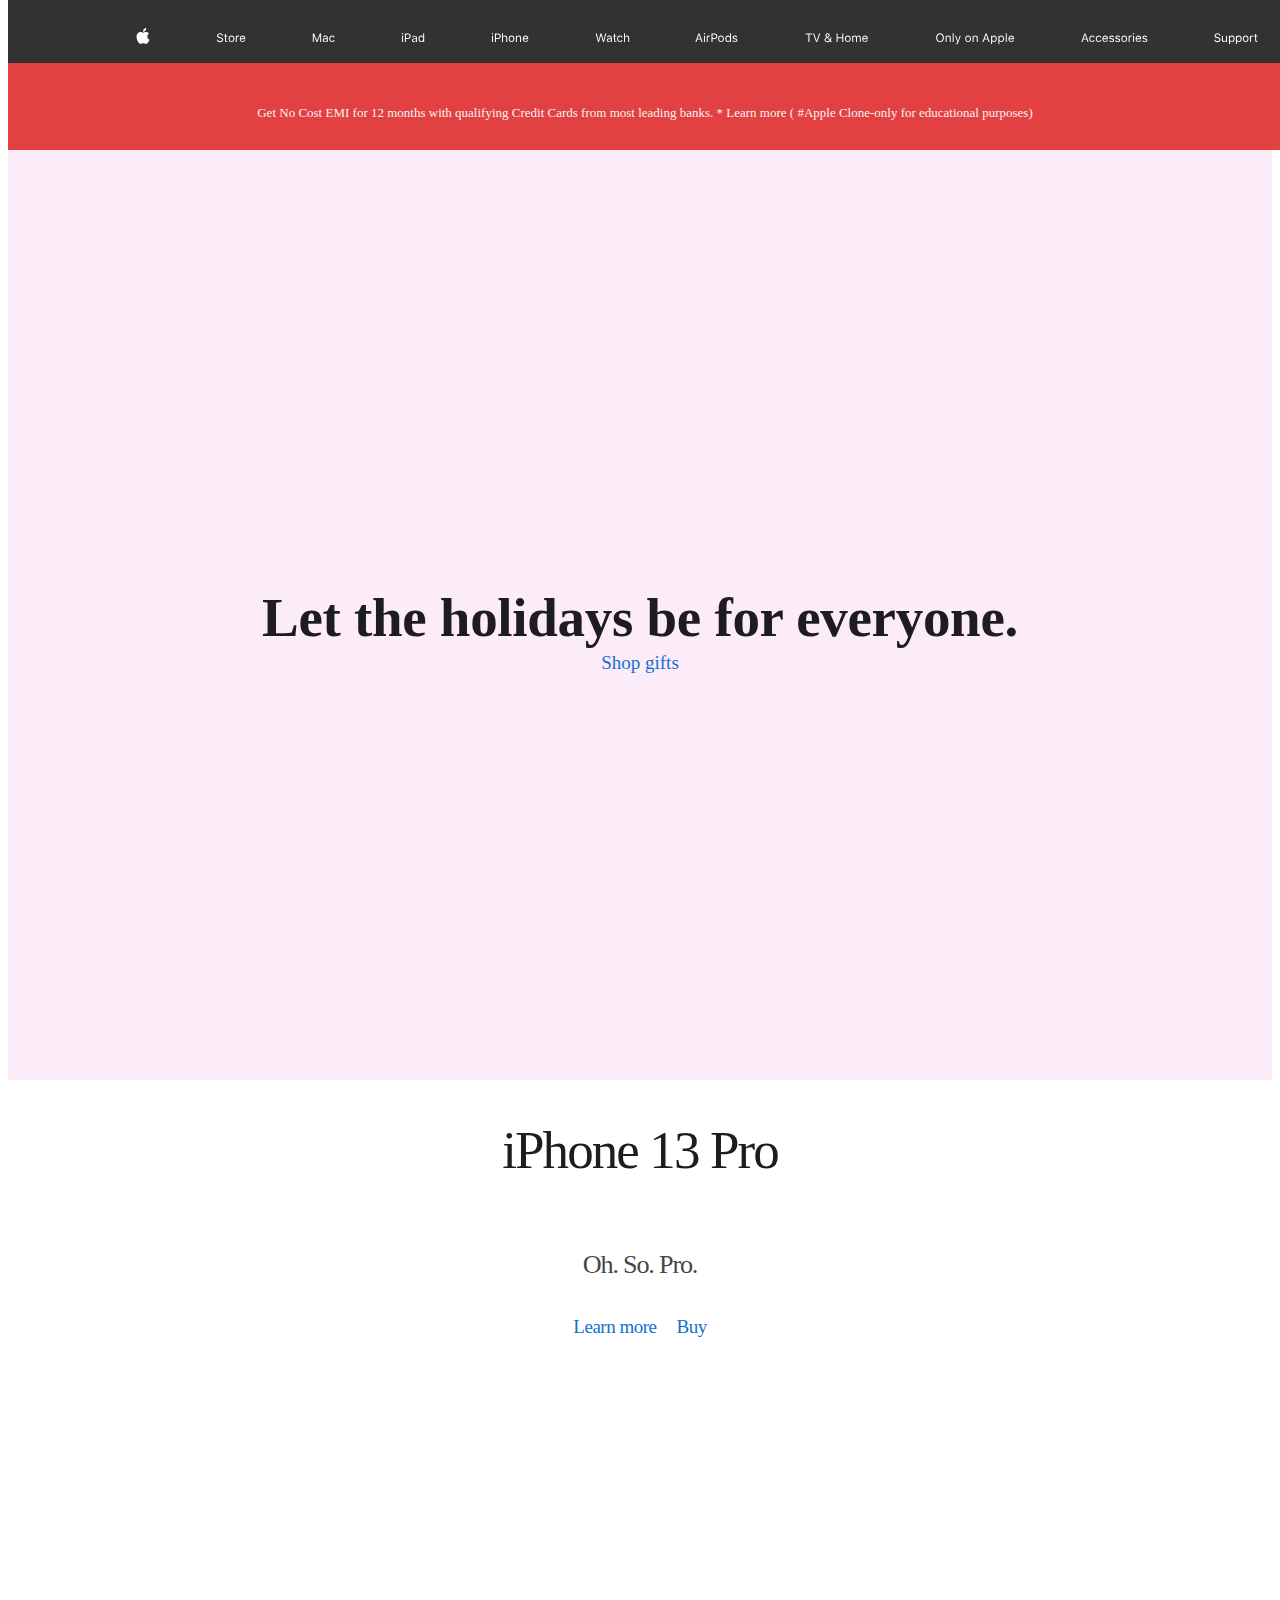
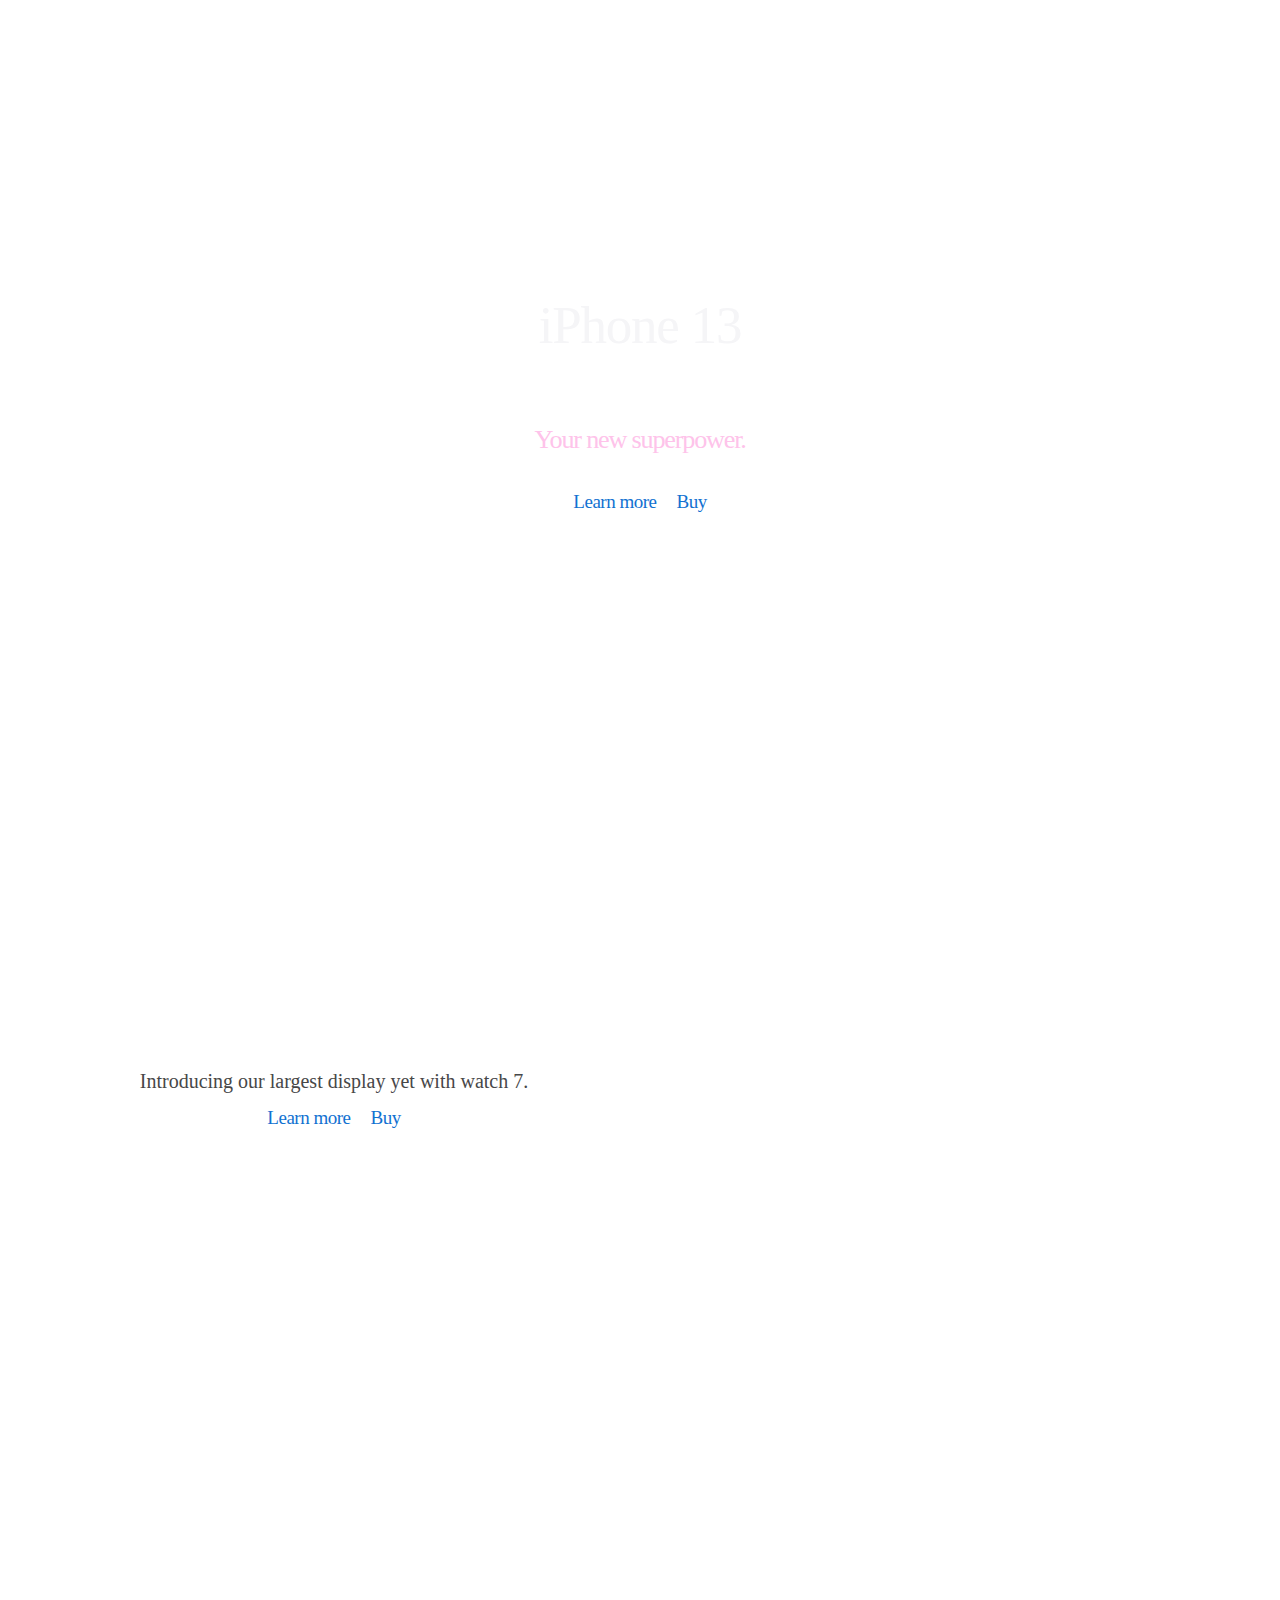
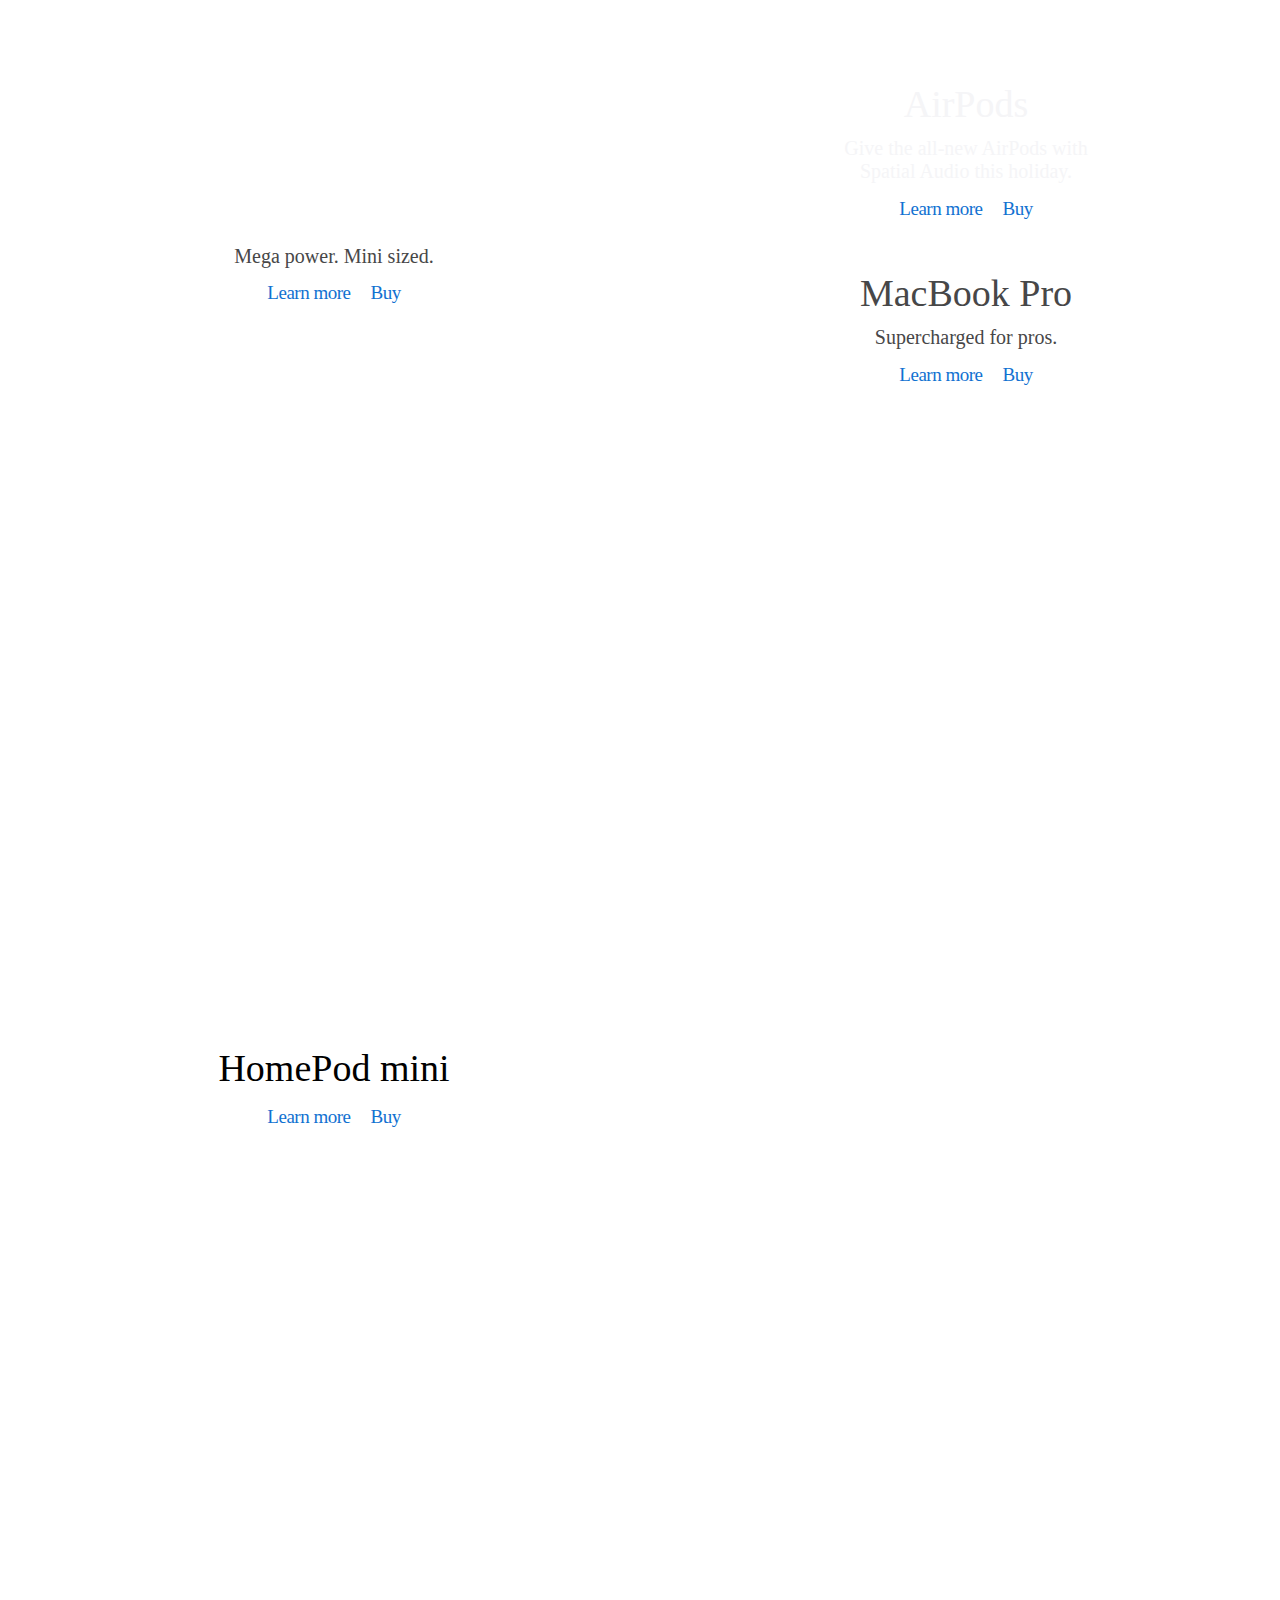
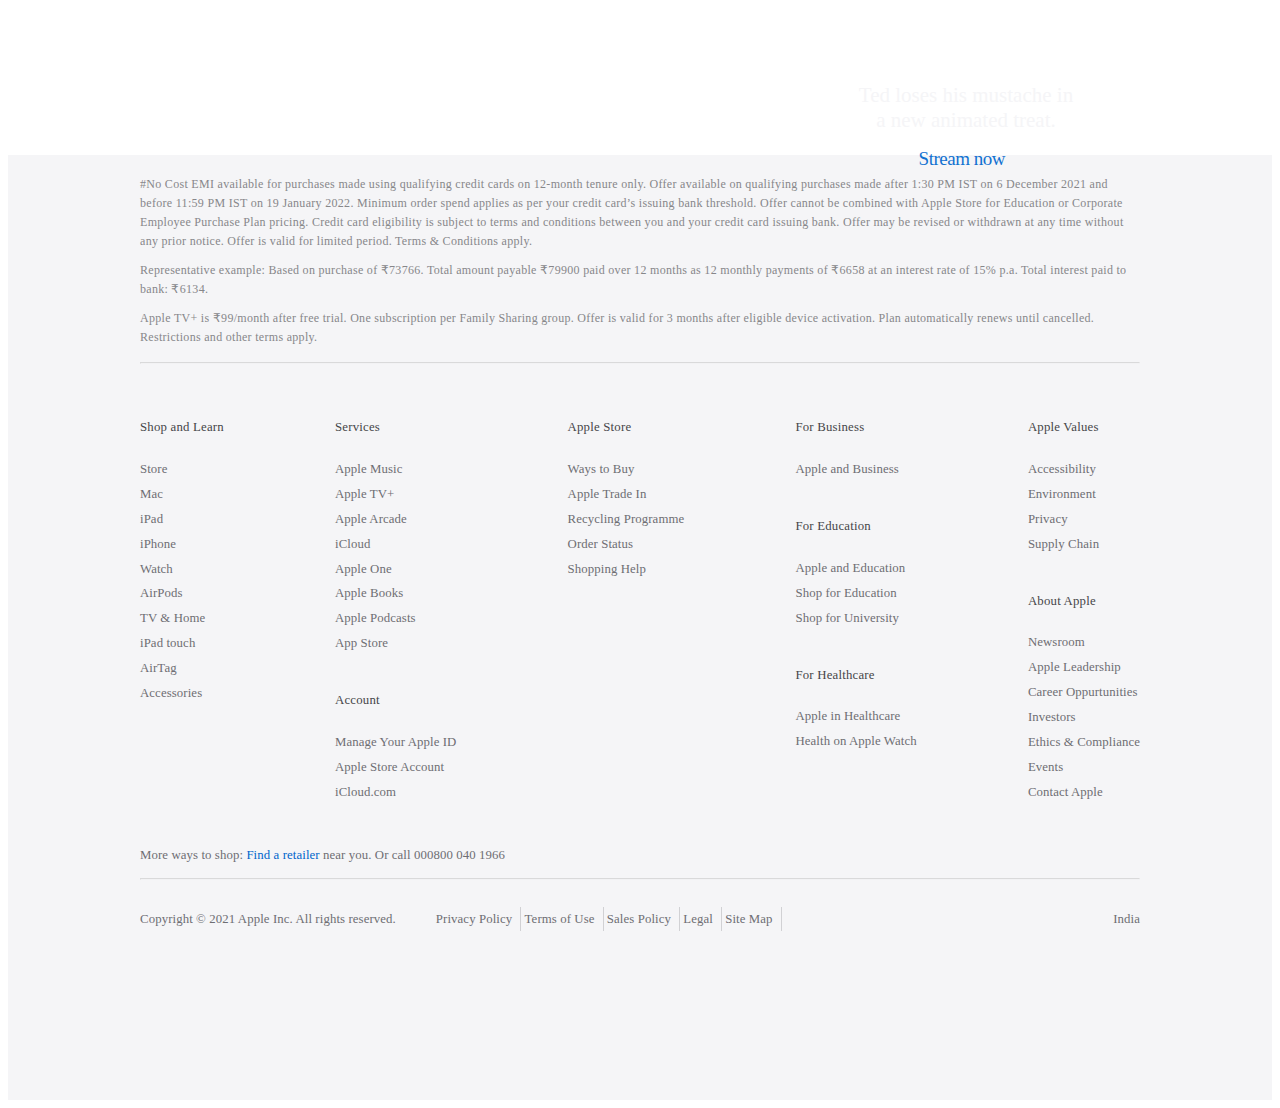
<file: index.html>
<!DOCTYPE html>
<html lang="en">

<head>
     <meta charset="UTF-8" />
     <meta http-equiv="X-UA-Compatible" content="IE=edge" />
     <meta name="viewport" content="width=device-width, initial-scale=1.0" />
     <link rel="stylesheet" href="style.css" />
     <link rel="stylesheet" href="responsive.css">
     <link rel="shortcut icon" href="./images/logo-1.png" type="image/x-icon" />
     <title>Apple (India)</title>
</head>

<body data-scroll-container>
     <nav id="navbar">
          <div class="navbar-container">
               <ul class="navbar-links">
                    <li class="navbar-link">
                         <a href="/"><img src="./images/asset 0.svg" alt="" /></a>
                    </li>
                    <li class="navbar-link">
                         <a href="https://www.apple.com/in/shop/goto/store"><img src="./images/asset 3.svg"
                                   alt="" /></a>
                    </li>
                    <li class="navbar-link">
                         <a href="https://www.apple.com/in/mac/"><img src="./images/asset 4.svg" alt="" /></a>
                    </li>
                    <li class="navbar-link">
                         <a href="https://www.apple.com/in/ipad/"><img src="./images/asset 5.svg" alt="" /></a>
                    </li>
                    <li class="navbar-link">
                         <a href="https://www.apple.com/in/iphone/"><img src="./images/asset 6.svg" alt="" /></a>
                    </li>
                    <li class="navbar-link">
                         <a href="https://www.apple.com/in/watch/"><img src="./images/asset 7.svg" alt="" /></a>
                    </li>
                    <li class="navbar-link">
                         <a href="https://www.apple.com/in/airpods/"><img src="./images/asset 8.svg" alt="" /></a>
                    </li>
                    <li class="navbar-link">
                         <a href="https://www.apple.com/in/tv-home/"><img src="./images/asset 9.svg" alt="" /></a>
                    </li>
                    <li class="navbar-link">
                         <a href="https://www.apple.com/in/services/"><img src="./images/asset 10.svg" alt="" /></a>
                    </li>
                    <li class="navbar-link">
                         <a href="https://www.apple.com/in/shop/goto/buy_accessories"><img src="./images/asset 11.svg"
                                   alt="" /></a>
                    </li>
                    <li class="navbar-link">
                         <a href="https://support.apple.com/en-in"><img src="./images/asset 12.svg" alt="" /></a>
                    </li>
                    <li class="navbar-link">
                         <a href="https://www.apple.com/in/search "><img src="./images/asset 2.svg" alt="" /></a>
                    </li>
                    <li class="navbar-link">
                         <a href="https://www.apple.com/in/shop/goto/bag"><img src="./images/asset 1.svg" alt="" /></a>
                    </li>
               </ul>
               <ul class="mobile-menu">
                    <li class="hamburger" style="cursor: pointer">
                         <div class="menu-div"></div>
                    </li>
                    <li class="navbar-link">
                         <a href="/"><img src="./images/asset 0.svg" alt="" /></a>
                    </li>
                    <li class="navbar-link cart">
                         <a href="https://www.apple.com/in/shop/goto/bag"><img src="./images/asset 1.svg" alt="" /></a>
                    </li>
               </ul>
               <ul class="nav-menu">
                    <div class="search-container">
                         <img src="./images/mobile/asset 2.svg" alt=""><input type="text"
                              placeholder="Search apple.com">
                    </div>
                    <hr />

                    <!-- <li class="nav-item">
            <a class="nav-link" href="/"><img src="./images/asset 0.svg" alt="" /></a>
          </li> -->
                    <li class="nav-item">
                         <a class="nav-link" href="/"><img src="./images/mobile/asset 3.svg" alt="" /></a>
                    </li>
                    <li class="nav-item">
                         <a class="nav-link" href="/"><img src="./images/mobile/asset 4.svg" alt="" /></a>
                    </li>
                    <li class="nav-item">
                         <a class="nav-link" href="/"><img src="./images/mobile/asset 5.svg" alt="" /></a>
                    </li>
                    <li class="nav-item">
                         <a class="nav-link" href="/"><img src="./images/mobile/asset 6.svg" alt="" /></a>
                    </li>
                    <li class="nav-item">
                         <a class="nav-link" href="/"><img src="./images/mobile/asset 7.svg" alt="" /></a>
                    </li>
                    <li class="nav-item">
                         <a class="nav-link" href="/"><img src="./images/mobile/asset 8.svg" alt="" /></a>
                    </li>
                    <li class="nav-item">
                         <a class="nav-link" href="/"><img src="./images/mobile/asset 9.svg" alt="" /></a>
                    </li>
                    <li class="nav-item">
                         <a class="nav-link" href="/"><img src="./images/mobile/asset 10.svg" alt="" /></a>
                    </li>
                    <li class="nav-item">
                         <a class="nav-link" href="/"><img src="./images/mobile/asset 11.svg" alt="" /></a>
                    </li>
                    <li class="nav-item">
                         <a class="nav-link" href="/"><img src="./images/mobile/asset 12.svg" alt="" /></a>
                    </li>
                    <!-- <li class="nav-item">
            <a class="nav-link" href="/"><img src="./images/asset 1.svg" alt="" /></a>
          </li>
          <li class="nav-item">
            <a class="nav-link" href="/"><img src="./images/asset 2.svg" alt="" /></a>
          </li> -->
               </ul>
          </div>
     </nav>
     <div class="offer-display">
          <p>
               Get No Cost EMI for 12 months with qualifying Credit Cards from most
               leading banks.

               <a class="offer-link" href="/">* Learn more <img class="offer-icon" src="./images/bx-chevron-right.svg"
                         alt="arrow" /></a> ( #Apple Clone-only for educational purposes)
          </p>
     </div>

     <header style="z-index: 90" data-scroll-container>
          <div class="main-header" data-scroll-section>
               <div data-scroll>
                    <img class="apple-celebrate-logo" src="./images/asset 13.png" alt="apple logo" />
               </div>
               <h1 data-scroll class="header-h1">Let the holidays be for everyone.</h1>
               <a data-scroll href="https://www.apple.com/in/shop/goto/gifts">Shop gifts
                    </a>

               <!-- <div class="header-image-container">
            <img class="header-sub-images" src="./images/asset 14.png" alt="">
            <img class="header-sub-images mobile-undisplay" src="./images/asset 15.png" alt="">
            <img class="header-sub-images mobile-undisplay" src="./images/asset 16.png" alt="">
        </div> -->

               <div data-scroll class="header-image-container">
                    <img class="header-sub-images" src="./images/asset 17.png" alt="">
                    <img class="header-sub-images mobile-undisplay" src="./images/asset 18.png" alt="">
                    <img class="header-sub-images mobile-undisplay" src="./images/asset 19.png" alt="">
               </div>

               <!-- <div class="header-image-container">
            <img class="header-sub-images" src="./images/asset 20.png" alt="">
            <img class="header-sub-images mobile-undisplay" src="./images/asset 21.png" alt="">
            <img class="header-sub-images mobile-undisplay" src="./images/asset 22.png" alt="">
        </div> -->

          </div>
     </header>

     <section class="section-1" style="z-index: 80" data-scroll-section>
          <div class="section-1-container" data-scroll data-scroll-speed="1">
               <h2>iPhone 13 Pro</h2>
               <p>Oh. So. Pro.</p>
               <div class="links-container" data-scroll data-scroll-speed="2">
                    <a href="Landiing-page-iPhone13-master/index13.html">Learn more
                             
                    <a href="Landiing-page-iPhone13-master/index13.html">Buy </a>
               </div>
          </div>
     </section>


     <section class="section-2" style="z-index: 70" data-scroll-section>
          <div class="section-2-container">
               <h2>iPhone 13</h2>
               <p>Your new superpower.</p>
               <div class="links-container">
                    <a href="Landiing-page-iPhone13-master/index13.html">Learn more </a>
                    <a href="Landiing-page-iPhone13-master/index13.html">Buy </a>
               </div>
          </div>
     </section>

     <section style="z-index: 60" data-scroll-section>
          <div class="section-3">
               <div class="section-3-1">
                    <img src="./images/asset 25.png" alt="">
                    <p class="section-p">Introducing our largest display yet with watch 7.</p>
                    <div class="links-container">
                         <a href="Apple-Watch-Landing-Page/indexwatch.html">Learn more 
                               </a>
                         <a href="Apple-Watch-Landing-Page/indexwatch.html">Buy 
                                  </a>
                    </div>
               </div>
               <div class="section-3-2">
                    <h2 class="section-h2">AirPods</h2>
                    <p class="section-p">Give the all-new AirPods with</br>Spatial Audio this holiday.</p>
                    <div class="links-container">
                         <a href="">Learn more </a>
                         <a href="">Buy </a>
                    </div>
               </div>
          </div>
     </section>

     <section style="z-index: 50" data-scroll-section>
          <div class="section-4">
               <div class="section-4-1">
                    <img src="./images/asset 28.png" alt="">
                    <p class="section-p">Mega power. Mini sized.</p>
                    <div class="links-container">
                         <a href="">Learn more </a>
                         <a href="">Buy </a>
                    </div>
               </div>
               <div class="section-4-2">
                    <h2 class="section-h2">MacBook Pro</h2>
                    <p class="section-p">Supercharged for pros.</p>
                    <div class="links-container">
                         <a href="">Learn more</a>
                         <a href="">Buy </a>
                    </div>
               </div>
          </div>
     </section>


     <section style="z-index: 40" data-scroll-section>
          <div class="section-5">
               <div class="section-5-1">
                    <h2 class="section-h2">HomePod mini</h2>
                    <div class="links-container">
                         <a href="">Learn more </a>
                         <a href="">Buy </a>
                    </div>
               </div>
               <div class="section-5-2">
                    <div>
                         <img src="./images/asset 32.png" alt="">
                    </div>
                    <div>
                         <img src="./images/asset 33.png" alt="">
                         <p class="section-p" style="font-size:21px">Ted loses his mustache in</br>a new animated treat.
                         </p>
                         <div class="links-container">
                              <a href="">Stream now &nbsp; <img src="./images/bx-play-circle.svg" alt=""></a>
                         </div>
                    </div>
               </div>
          </div>
     </section>

     <footer style="z-index: 30" id="footer" data-scroll-section>
          <div class="footer-container">

               <div class="footer-section-1">
                    <p>#No Cost EMI available for purchases made using qualifying credit cards on 12-month tenure only.
                         Offer available on qualifying purchases made after 1:30 PM IST on 6 December 2021 and before
                         11:59 PM IST on 19 January 2022. Minimum order spend applies as per your credit card’s issuing
                         bank threshold. Offer cannot be combined with Apple Store for Education or Corporate Employee
                         Purchase Plan pricing. Credit card eligibility is subject to terms and conditions between you
                         and your credit card issuing bank. Offer may be revised or withdrawn at any time without any
                         prior notice. Offer is valid for limited period. Terms & Conditions apply.</p>

                    <p>Representative example: Based on purchase of ₹73766. Total amount payable ₹79900 paid over 12
                         months as 12 monthly payments of ₹6658 at an interest rate of 15% p.a. Total interest paid to
                         bank: ₹6134.</p>

                    <p>Apple TV+ is ₹99/month after free trial. One subscription per Family Sharing group. Offer is
                         valid for 3 months after eligible device activation. Plan automatically renews until cancelled.
                         Restrictions and other terms apply.</p>

                    <hr />
               </div>

               <div class="footer-section-2">
                    <div class="footer-1">
                         <ul>
                              <div class="footer-h4-div">
                                   <h4 class="footer-h4">Shop and Learn</h4>
                                   <!-- <p class="footer-plus">+</p> -->
                              </div>
                              <div class="panel">
                                   <li><a href="/">Store</a></li>
                                   <li><a href="/">Mac</a></li>
                                   <li><a href="/">iPad</a></li>
                                   <li><a href="/">iPhone</a></li>
                                   <li><a href="/">Watch</a></li>
                                   <li><a href="/">AirPods</a></li>
                                   <li><a href="/">TV & Home</a></li>
                                   <li><a href="/">iPad touch</a></li>
                                   <li><a href="/">AirTag</a></li>
                                   <li><a href="/">Accessories</a></li>
                              </div>
                         </ul>
                    </div>
                    <div class="footer-2">
                         <ul>
                              <div class="footer-h4-div">
                                   <h4 class="footer-h4">Services</h4>
                                   <!-- <p class="footer-plus">+</p> -->
                              </div>
                              <div class="panel">
                                   <li><a href="/">Apple Music</a></li>
                                   <li><a href="/">Apple TV+</a></li>
                                   <li><a href="/">Apple Arcade</a></li>
                                   <li><a href="/">iCloud</a></li>
                                   <li><a href="/">Apple One</a></li>
                                   <li><a href="/">Apple Books</a></li>
                                   <li><a href="/">Apple Podcasts</a></li>
                                   <li><a href="/">App Store</a></li>
                              </div>
                         </ul>
                         <ul>
                              <div class="footer-h4-div">
                                   <h4 class="footer-h4">Account</h4>
                                   <!-- <p class="footer-plus">+</p> -->
                              </div>
                              <div class="panel">
                                   <li><a href="/">Manage Your Apple ID</a></li>
                                   <li><a href="/">Apple Store Account</a></li>
                                   <li><a href="/">iCloud.com</a></li>
                              </div>
                         </ul>
                    </div>
                    <div class="footer-3">
                         <ul>
                              <div class="footer-h4-div">
                                   <h4 class="footer-h4">Apple Store</h4>
                                   <!-- <p class="footer-plus">+</p> -->
                              </div>
                              <div class="panel">
                                   <li><a href="/">Ways to Buy</a></li>
                                   <li><a href="/">Apple Trade In</a></li>
                                   <li><a href="/">Recycling Programme</a></li>
                                   <li><a href="/">Order Status</a></li>
                                   <li><a href="/">Shopping Help</a></li>
                              </div>
                         </ul>
                    </div>
                    <div class="footer-4">
                         <ul>
                              <div class="footer-h4-div">
                                   <h4 class="footer-h4">For Business</h4>
                                   <!-- <p class="footer-plus">+</p> -->
                              </div>
                              <div class="panel">
                                   <li><a href="/">Apple and Business</a></li>
                              </div>
                         </ul>
                         <ul>
                              <div class="footer-h4-div">
                                   <h4 class="footer-h4">For Education</h4>
                                   <!-- <p class="footer-plus">+</p> -->
                              </div>
                              <div class="panel">
                                   <li><a href="/">Apple and Education</a></li>
                                   <li><a href="/">Shop for Education</a></li>
                                   <li><a href="/">Shop for University</a></li>
                              </div>
                         </ul>
                         <ul>
                              <div class="footer-h4-div">
                                   <h4 class="footer-h4">For Healthcare</h4>
                                   <!-- <p class="footer-plus">+</p> -->
                              </div>
                              <div class="panel">
                                   <li><a href="/">Apple in Healthcare</a></li>
                                   <li><a href="/">Health on Apple Watch</a></li>
                              </div>
                         </ul>
                    </div>
                    <div class="footer-5">
                         <ul>
                              <div class="footer-h4-div">
                                   <h4 class="footer-h4">Apple Values</h4>
                                   <!-- <p class="footer-plus">+</p> -->
                              </div>
                              <div class="panel">
                                   <li><a href="/">Accessibility</a></li>
                                   <li><a href="/">Environment</a></li>
                                   <li><a href="/">Privacy</a></li>
                                   <li><a href="/">Supply Chain</a></li>
                              </div>
                         </ul>
                         <ul>
                              <div class="footer-h4-div">
                                   <h4 class="footer-h4">About Apple</h4>
                                   <!-- <p class="footer-plus">+</p> -->
                              </div>
                              <div class="panel">
                                   <li><a href="/">Newsroom</a></li>
                                   <li><a href="/">Apple Leadership</a></li>
                                   <li><a href="/">Career Oppurtunities</a></li>
                                   <li><a href="/">Investors</a></li>
                                   <li><a href="/">Ethics & Compliance</a></li>
                                   <li><a href="/">Events</a></li>
                                   <li><a href="/">Contact Apple</a></li>
                              </div>
                         </ul>
                    </div>
               </div>
               <div class="main-footer">
                    <div class="main-footer-1">
                         <p>More ways to shop: <a class="blue-link" href="/">Find a retailer </a>near you. Or call
                              000800 040 1966</p>
                    </div>
                    <hr />
                    <div class="main-footer-2">
                         <div>
                              <p>Copyright © 2021 Apple Inc. All rights reserved.</p>
                         </div>
                         <ul>
                              <li class="first-li-footer"><a href="">Privacy Policy</a></li>
                              <li><a href="">Terms of Use</a></li>
                              <li><a href="">Sales Policy</a></li>
                              <li><a href="">Legal</a></li>
                              <li><a href="">Site Map</a></li>
                         </ul>
                         <div class="footer-country">
                              <a href="/">India</a>
                         </div>

                    </div>
               </div>
          </div>
     </footer>
     <script src="./main.js" type="text/javascript"></script>
   

</body>

</html>
</file>
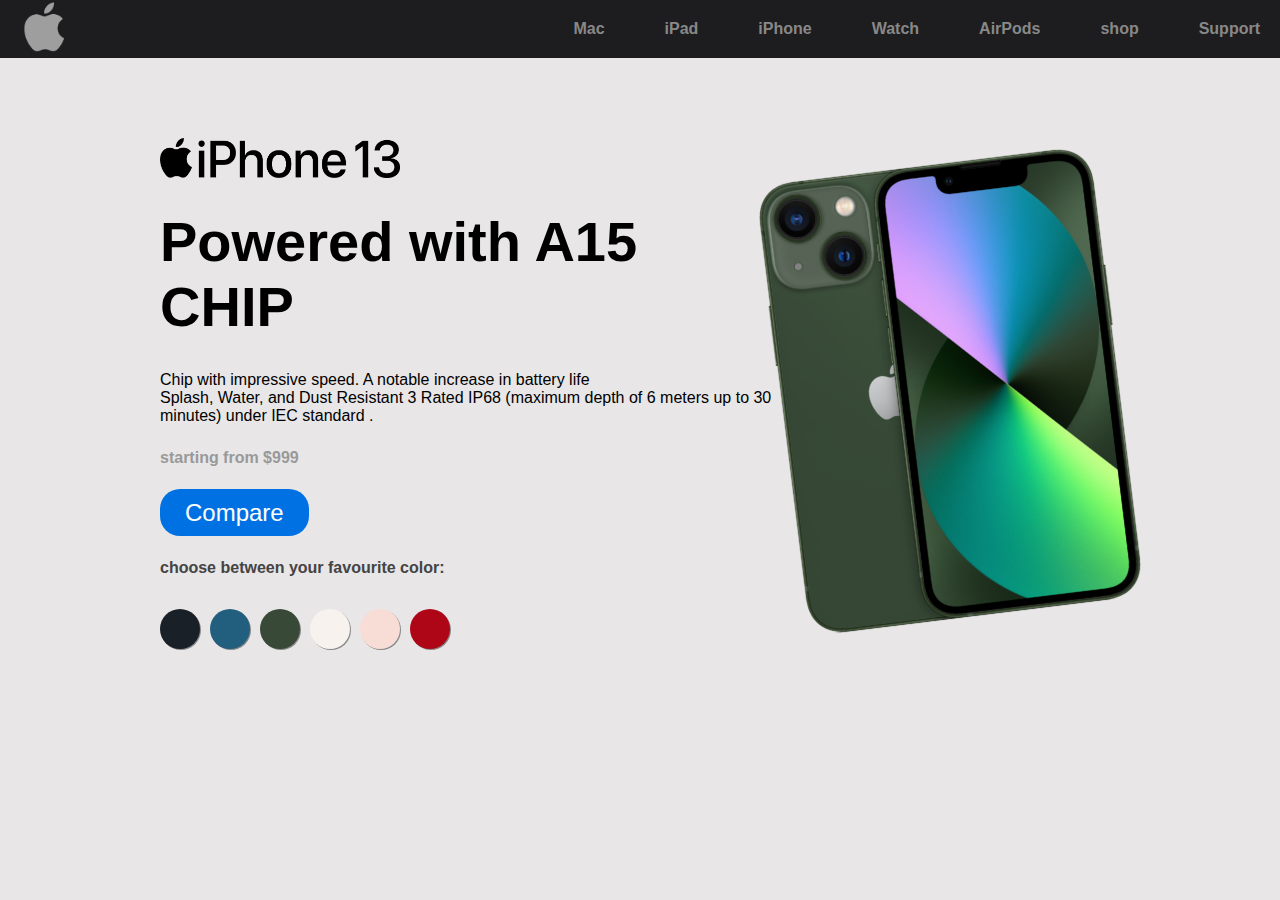
<file: Landiing-page-iPhone13-master/index13.html>
<!DOCTYPE html>
<html lang="pt-br">
<head>
    <meta charset="UTF-8">
    <meta http-equiv="X-UA-Compatible" content="IE=edge">
    <meta name="viewport" content="width=device-width, initial-scale=1.0">
    <link rel="shortcut icon" href="img/logo.png" type="image/x-icon">
    <link rel="stylesheet" href="style13.css">
    
    <title>iPhone</title>
</head>
<body>
    <header>
        <nav class="navigation">
            <a href="#"><img src="img/logo.png" alt="logo do iPhone" class="logo"></a>
        <ul>
            <li><a href="#">Mac</a></li>
            <li><a href="#">iPad</a></li>
            <li><a href="#" class="check">iPhone</a></li>
            <li><a href="#">Watch</a></li>
            <li><a href="#">AirPods</a></li>
            <li><a href="#">shop</a></li>
            <li><a href="#">Support</a></li>
        </ul>
        </nav>
    </header>
    <main>
        <section>
            <div class="circle"></div>
            <div class="main-text">
                <img src="img/iphone13.png" alt="">
                <h3>Powered with A15 CHIP</h3>
                <p>Chip with impressive speed. A notable increase in battery life <br>Splash, Water, and Dust Resistant 3 Rated IP68 (maximum depth of 6 meters up to 30 minutes) under IEC standard .</p>
                 <h6>starting from  $999</h6>
                 <a href="#" class="btn">Compare</a>
                 <div class="text">
                   <h5>choose between your favourite color:</h5>
                 </div>

                 <div class="content">
                    <span id="black" onclick="imgSlider('img/black.png')" ></span>
                    <span id="blue" onclick="imgSlider('img/blue.png')"></span>
                    <span id="green" onclick="imgSlider('img/green.png')"></span>
                    <span id="white" onclick="imgSlider('img/white.png')"></span>
                    <span id="pink" onclick="imgSlider('img/pink.png')"></span>
                    <span id="red" onclick="imgSlider('img/red.png')"></span>
                </div>
            </div>

            <div class="main-img">
                <img src="img/green.png" alt="imagem do iphone" id="phone">
            </div>
        </section>
    </main>
    <script type="text/javascript">
        /*Função de mudar o celular*/
        function imgSlider(e){
            document.querySelector('#phone').src = e;
        }
        /*Função de mudar a cor do circulo*/
      
    </script>
</body>
</html>
</file>
<file: style.css>
@import url("https://fonts.googleapis.com/css2?family=Poppins:wght@100;200;300;400;500;600;700;800;900&display=swap");

*::before,
*::after {
     box-sizing: border-box;
     margin: 0;
     padding: 0;
     font-family: "Poppins", sans-serif;
}

html {
     scroll-behavior: smooth;
     -webkit-tap-highlight-color: transparent;
     -webkit-touch-callout: none;
}

/*! locomotive-scroll v4.1.3 | MIT License | https://github.com/locomotivemtl/locomotive-scroll */
html.has-scroll-smooth {
     overflow: hidden;
}

html.has-scroll-dragging {
     -webkit-user-select: none;
     -moz-user-select: none;
     -ms-user-select: none;
     user-select: none;
}

.has-scroll-smooth body {
     overflow: hidden;
}

.has-scroll-smooth [data-scroll-container] {
     min-height: 100vh;
}

[data-scroll-direction="horizontal"] [data-scroll-container] {
     height: 100vh;
     display: inline-block;
     white-space: nowrap;
}

[data-scroll-direction="horizontal"] [data-scroll-section] {
     display: inline-block;
     vertical-align: top;
     white-space: nowrap;
     height: 100%;
}

.c-scrollbar {
     position: absolute;
     right: 0;
     top: 0;
     width: 11px;
     height: 100%;
     transform-origin: center right;
     transition: transform 0.3s, opacity 0.3s;
     opacity: 0;
}

.c-scrollbar:hover {
     transform: scaleX(1.45);
}

.c-scrollbar:hover,
.has-scroll-scrolling .c-scrollbar,
.has-scroll-dragging .c-scrollbar {
     opacity: 1;
}

[data-scroll-direction="horizontal"] .c-scrollbar {
     width: 100%;
     height: 10px;
     top: auto;
     bottom: 0;
     transform: scaleY(1);
}

[data-scroll-direction="horizontal"] .c-scrollbar:hover {
     transform: scaleY(1.3);
}

.c-scrollbar_thumb {
     position: absolute;
     top: 0;
     right: 0;
     background-color: black;
     opacity: 0.5;
     width: 7px;
     border-radius: 10px;
     margin: 2px;
     cursor: -webkit-grab;
     cursor: grab;
}

.has-scroll-dragging .c-scrollbar_thumb {
     cursor: -webkit-grabbing;
     cursor: grabbing;
}

[data-scroll-direction="horizontal"] .c-scrollbar_thumb {
     right: auto;
     bottom: 0;
}

body {
     max-width: 100vw;
     overflow-x: hidden;
     background: rgb(255, 255, 255);
     cursor: default;
     transition: all 0.1s ease-in-out;
     -webkit-user-select: none;
     /* Safari */
     -ms-user-select: none;
     /* IE 10 and IE 11 */
     user-select: none;
     /* Standard syntax */
}

ul {
     list-style: none;
}

a {
     text-decoration: none;
     color: inherit;
}

img {
     object-fit: cover;
     object-position: center;
     overflow: hidden;
}

nav {
     width: 100%;
     height: 7vh;
     background: #333232;
     padding: 0 10%;
     position: fixed;
     top: 0;
     z-index: 200;
}

div.navbar-container {
     max-width: 1500px;
     width: 100%;
}

ul.navbar-links {
     list-style: none;
     display: flex;
     justify-content: space-between;
     align-items: center;
     height: 100%;
     width: 100%;
     padding-left: 0;
}

li.navbar-link {
     cursor: pointer;
}

div.menu-div {
     background-image: url("./images/bx-menu-mobile.svg");
     width: 28px;
     height: 28px;
     background-size: cover;
     background-position: center;
     background-repeat: no-repeat;
}

div.menu-div.close {
     margin-top: -20%;
     background-image: url("./images/bx-x.svg");
     width: 28px;
     height: 28px;
     background-size: cover;
     background-position: center;
     background-repeat: no-repeat;
}

ul.mobile-menu {
     display: none;
}

div.offer-display {
     background: #e34041;
     color: rgb(245, 245, 245);
     width: 100%;
     min-height: 7vh;
     font-size: 13px;
     line-height: 22px;
     display: flex;
     justify-content: center;
     align-items: center;
     text-align: center;
     padding: 5px;
     padding-top: 8.2vh;
}

a.offer-link {
     color: rgb(245, 245, 245);
     text-decoration: none;
     display: inline-block;
     text-align: center;
}

img.offer-icon {
     position: absolute;
}

.nav-menu {
     display: none;
}

header {
     width: 100%;
     height: 100vh;
     position: relative;
     background: #fbecf8;
     padding: 15px 0;
     text-align: center;
}

.header-h1 {
     max-width: 82%;
}


div.main-header {
     width: 100%;
     height: 100%;
     display: flex;
     justify-content: center;
     align-items: center;
     flex-direction: column;
}

img.apple-celebrate-logo {
     width: 69px;
     margin-bottom: 15px;
     object-fit: cover;
}

.main-header h1 {
     font-size: 55px;
     font-weight: 600;
     letter-spacing: -0.3px;
     color: #1d1d1f;
     margin-bottom: 3px;
}

.main-header a {
     font-size: 19px;
     color: #1171d1;
     text-decoration: none;
     display: flex;
     align-items: center;
}

div.header-image-container {
     display: flex;
     margin: 25px 0 0 0;
     justify-content: space-evenly;
     width: 95%;
}

img.header-sub-images {
     margin: 0 6px;
}

section {
     height: 85vh;
     max-width: 100vw;
     width: 100%;
}

.section-1-container {
     width: 100%;
     height: 85vh;
     display: flex;
     align-items: center;
     flex-direction: column;
     background-image: url("./images/asset 23.jpeg");
     background-size: cover;
     background-position: center;
     background-repeat: no-repeat;
     margin: 10px 0;
     text-align: center;
}

.section-1-container h2 {
     margin-top: 30px;
     font-size: 53px;
     font-weight: 500;
     color: #1d1d1f;
     letter-spacing: -1.9px;
}

.section-1-container p {
     font-size: 26.2px;
     font-weight: 400;
     color: #474748;
     letter-spacing: -1.2px;
}

.links-container {
     display: flex;
     justify-content: space-around;
     align-items: center;
}

.links-container a {
     font-size: 19px;
     color: #1171d1;
     text-decoration: none;
     display: flex;
     align-items: center;
     margin: 10px;
     letter-spacing: -0.5px;
}

.section-2-container {
     width: 100%;
     height: 85vh;
     display: flex;
     align-items: center;
     flex-direction: column;
     background-image: url("./images/asset 24.jpeg");
     background-size: cover;
     background-position: center;
     background-repeat: no-repeat;
     margin: 10px 0;
     text-align: center;
}

.section-2-container h2 {
     margin-top: 30px;
     font-size: 53px;
     font-weight: 500;
     color: #f5f5f7;
     letter-spacing: -1.2px;
}

.section-2-container p {
     font-size: 26.2px;
     font-weight: 400;
     color: #fec3ea;
     letter-spacing: -1.2px;
}

div.section-3 {
     display: flex;
     flex-direction: row;
     width: 100%;
     height: 100%;
     margin: 10px;
}

div.section-4 {
     display: flex;
     flex-direction: row;
     width: 100%;
     height: 100%;
     margin: 10px;
}

div.section-5 {
     display: flex;
     flex-direction: row;
     width: 100%;
     height: 100%;
     margin: 10px;
}

div.section-3-1 {
     width: 100%;
     height: 100%;
     display: flex;
     align-items: center;
     justify-content: start;
     padding: 20px;
     flex-direction: column;
     background-image: url("./images/asset 26.jpeg");
     background-size: cover;
     background-position: center;
     background-repeat: no-repeat;
     margin: 5px 0;
     text-align: center;
     color: #474748;
     font-size: 20px;
     font-weight: 400;
}

div.section-3-2 {
     width: 100%;
     height: 100%;
     color: #f5f5f7;
     display: flex;
     align-items: center;
     justify-content: end;
     padding: 20px;
     flex-direction: column;
     background-image: url("./images/asset 27.jpeg");
     background-size: cover;
     background-position: center;
     background-repeat: no-repeat;
     margin: 5px 0;
     text-align: center;
     font-size: 20px;
     font-weight: 400;
}

div.section-4-1 {
     width: 100%;
     height: 100%;
     display: flex;
     align-items: center;
     flex-direction: column;
     justify-content: start;
     padding: 20px;
     background-image: url("./images/asset 29.jpeg");
     background-size: cover;
     background-position: center;
     background-repeat: no-repeat;
     margin: 5px 0;
     text-align: center;
     color: #474748;
     font-size: 20px;
     font-weight: 400;
}

div.section-4-2 {
     width: 100%;
     height: 100%;
     display: flex;
     align-items: center;
     justify-content: start;
     padding: 20px;
     flex-direction: column;
     background-image: url("./images/asset 30.jpeg");
     background-size: cover;
     background-position: center;
     background-repeat: no-repeat;
     margin: 5px 0;
     text-align: center;
     color: #474748;
     font-size: 20px;
     font-weight: 400;
}

div.section-5-1 {
     width: 100%;
     height: 100%;
     display: flex;
     align-items: center;
     justify-content: start;
     padding: 20px;
     flex-direction: column;
     background-image: url("./images/asset 31.jpeg");
     background-size: cover;
     background-position: center;
     background-repeat: no-repeat;
     margin: 5px 0;
     text-align: center;
     font-size: 20px;
     font-weight: 400;
}

div.section-5-2 {
     width: 100%;
     height: 100%;
     color: #f5f5f7;
     display: flex;
     align-items: center;
     justify-content: space-between;
     padding: 20px;
     flex-direction: column;
     background-image: url("./images/asset 34.jpeg");
     background-size: cover;
     background-position: center;
     background-repeat: no-repeat;
     margin: 5px 0;
     text-align: center;
     font-size: 20px;
     font-weight: 400;
}

h2.section-h2 {
     font-size: 38px;
     font-weight: 500;
     margin-bottom: 6px;
}

p.section-p {
     margin: 4.8px 0;
}

footer {
     width: 100%;
     min-height: 105vh;
     display: flex;
     align-items: center;
     justify-content: space-between;
     flex-direction: column;
     background-color: #f5f5f7;
     color: #6e6e73;
     font-size: 12.8px;
     font-weight: 400;
     letter-spacing: 0.1px;
     user-select: none;
     -webkit-user-select: none;
     -moz-user-select: none;
     -ms-user-select: none;
}

div.footer-container {
     display: flex;
     flex-direction: column;
     justify-content: space-around;
     align-items: center;
     width: 100%;
     height: 100%;
     margin: 10px;
     max-width: 1000px;
}

.footer-section-1 p {
     line-height: 19px;
     font-size: 12px;
     margin: 10px 0;
     color: #87878a;
     letter-spacing: 0.3px;
}

.footer-h4-div {
     display: flex;
     flex-direction: row;
     justify-content: space-between;
     align-items: center;
     width: 100%;
     height: 100%;
}

.footer-plus {
     display: none;
}

h4.footer-h4 {
     color: #464649;
     font-weight: 500;
     letter-spacing: 0.2px;
}

div.footer-section-2 {
     display: flex;
     flex-direction: row;
     width: 100%;
     height: 100%;
     justify-content: space-between;
     align-items: flex-start;
     text-align: left;
     margin: 15px 0;
     line-height: 24.9px;
}

.footer-section-2 ul {
     margin-bottom: 15px;
     padding-left: 0;
}

.footer-section-2 ul li {
     display: block;
}

.footer-h4-div {
     pointer-events: none;
}

.footer-h4 {
     pointer-events: none;
}

.panel {
     display: block;
}

div.main-footer {
     width: 100%;
}

hr {
     color: #87878a;
     opacity: 0.3;
     margin-top: 15px;
}

div.main-footer-2 {
     width: 100%;
     display: flex;
     flex-direction: row;

     align-items: center;
     margin: 15px 0;
}

.main-footer-2 li {
     display: inline-block;
     padding-right: 8px;
     line-height: 24px;
     border-right: 0.6px solid #a1a1a56c;
}

div.footer-country {
     margin-left: auto;
}

a.blue-link {
     color: #0066cc;
}

a:hover {
     text-decoration: underline;
}
</file>
<file: responsive.css>
@media screen and (max-width:1100px) {
     nav {
          width: 100%;
          height: 45px;
          background: #333232;
          padding: 0 1%;
     }


     div.section-3-1 {

          margin: 5px 0;
     }

     div.section-3-2 {

          margin: 5px 0;
     }

     div.section-4-1 {

          margin: 5px 0;
     }

     div.section-4-2 {

          margin: 5px 0;
     }

     div.section-5-1 {

          margin: 5px 0;
     }

     div.section-5-2 {

          margin: 5px 0;
     }

     footer {
          padding: 20px;
     }
}



@media screen and (max-width:880px) {

     nav {
          padding: 0 3%;
     }

     ul.navbar-links {
          display: none;
     }

     ul.mobile-menu {
          display: flex;
          justify-content: space-between;
          align-items: center;
          width: 100%;
          height: 100%;
          padding-left: 0;
          margin: 0 5px;
     }

     header {
          width: 100%;
          height: 90vh;
          position: relative;
          background: #fbecf8;
          padding: 15px 0;
          text-align: center;
     }


     /* -------------------------------------------- */

     .nav-menu {
          display: block;
          position: fixed;
          z-index: 999;
          left: -100%;
          top: 6vh;
          flex-direction: column;
          background-color: rgb(0, 0, 0);
          width: 87%;
          height: 100%;
          text-align: left;
          transition: all 0.5s ease-in-out;
          z-index: 100;
          padding: 10px 30px;
     }

     .nav-menu.active {
          left: 0;
     }

     .none {
          opacity: 0;
          pointer-events: none;
     }

     .search-container {
          width: 100%;
          display: flex;
          flex-direction: row;
          align-items: center;
          background-color: #141414;
          margin: 5px 0px;
          padding: 8px 8px;
          border-radius: 5px;
     }

     .search-container img {
          display: inline;
          padding: 0px 5px;
     }

     .search-container input {
          color: #6d6a6ab6;
          background: none;
          border: none;
          outline: none;
     }

     .nav-item {
          color: #f5f5f7f5;
          height: 8%;
          letter-spacing: 0.2px;
          border-bottom: 1px solid rgba(36, 36, 36, 0.582);
     }

     li.hamburger.active::after {
          display: none;
     }

     .nav-item:nth-child(12) {
          border-bottom: none;
     }

     /* -------------------------------------------- */

     .main-header h1 {
          font-size: 45px;
          font-weight: 500;
          letter-spacing: -0.3px;
          color: #1D1D1F;
          margin-bottom: 2.8px;
     }

     div.offer-display {
          font-size: 12px;
     }

     .main-header a {
          font-size: 17px;
     }

     section {
          width: 100%;
          height: 100%;
     }

     .section-1-container {
          width: 100%;
          height: 85vh;
          display: flex;
          align-items: center;
          flex-direction: column;
          background-image: url("./images/mobile/asset\ 24.jpeg");
          background-size: cover;
          background-position: center;
          background-repeat: no-repeat;
          text-align: center;
     }

     .section-2-container {
          width: 100%;
          height: 85vh;
          display: flex;
          align-items: center;
          justify-content: center;
          flex-direction: column;
          background-image: url("./images/mobile/asset\ 25.jpeg");
          background-size: cover;
          background-position: center;
          background-repeat: no-repeat;
          text-align: center;
     }


     .section-1-container h2 {
          margin-top: 30px;
          font-size: 40px;
     }

     .section-1-container p {
          font-size: 20px;
     }

     .section-2-container h2 {
          margin-top: 30px;
          font-size: 40px;
     }

     .section-2-container p {
          font-size: 20px;
          letter-spacing: 0.2px;
     }

     .links-container a {
          font-size: 17px;

     }

     div.section-3 {
          display: flex;
          flex-direction: column;
          max-width: 100%;
          height: 160vh;
          margin: 0;
          border: none;
     }

     div.section-4 {
          display: flex;
          flex-direction: column;
          max-width: 100%;
          height: 160vh;
          margin: 0;
          border: none;
     }

     div.section-5 {
          display: flex;
          flex-direction: column;
          max-width: 100%;
          height: 160vh;
          margin: 0;
          border: none;
     }


     div.section-3-1 {
          width: 100%;
          height: 100%;
          display: flex;
          align-items: center;
          justify-content: start;
          padding: 20px;
          flex-direction: column;
          background-image: url("./images/mobile/asset\ 27.jpeg");
          background-size: cover;
          background-position: center;
          background-repeat: no-repeat;
          text-align: center;
          color: #474748;
          font-size: 20px;
          font-weight: 400;
          border: none;
          margin: 5px 0;
     }

     div.section-3-2 {
          width: 100%;
          height: 100%;
          color: #F5F5F7;
          display: flex;
          align-items: center;
          justify-content: end;
          padding: 20px;
          flex-direction: column;
          background-image: url("./images/mobile/asset\ 28.jpeg");
          background-size: cover;
          background-position: center;
          background-repeat: no-repeat;
          text-align: center;
          font-size: 20px;
          font-weight: 400;
          border: none;
          margin: 5px 0;
     }

     div.section-4-1 {
          width: 100%;
          height: 100%;
          display: flex;
          align-items: center;
          flex-direction: column;
          justify-content: start;
          padding: 20px;
          background-image: url("./images/mobile/asset\ 30.jpeg");
          background-size: cover;
          background-position: center;
          background-repeat: no-repeat;
          text-align: center;
          color: #474748;
          font-size: 20px;
          font-weight: 400;
          border: none;
          margin: 5px 0;
     }

     div.section-4-2 {
          width: 100%;
          height: 100%;
          display: flex;
          align-items: center;
          justify-content: start;
          padding: 20px;
          flex-direction: column;
          background-image: url("./images/mobile/asset\ 31.jpeg");
          background-size: cover;
          background-position: center;
          background-repeat: no-repeat;
          text-align: center;
          color: #474748;
          font-size: 20px;
          font-weight: 400;
          border: none;
          margin: 5px 0;
     }

     div.section-5-1 {
          width: 100%;
          height: 100%;
          display: flex;
          align-items: center;
          justify-content: start;
          padding: 20px;
          flex-direction: column;
          background-image: url("./images/mobile/asset\ 32.jpeg");
          background-size: cover;
          background-position: center;
          background-repeat: no-repeat;
          text-align: center;
          font-size: 20px;
          font-weight: 400;
          border: none;
          margin: 5px 0;
     }

     div.section-5-2 {
          width: 100%;
          height: 100%;
          color: #F5F5F7;
          display: flex;
          align-items: center;
          justify-content: space-between;
          padding: 20px;
          flex-direction: column;
          background-image: url("./images/mobile/asset\ 35.jpeg");
          background-size: cover;
          background-position: center;
          background-repeat: no-repeat;
          text-align: center;
          font-size: 20px;
          font-weight: 400;
          border: none;
          margin: 5px 0;
     }

     h2.section-h2 {
          font-size: 38px;
          font-weight: 500;
          margin-bottom: 6px;
     }

     p.section-p {
          margin: 4.8px 0;
     }

     footer {
          width: 100%;
          min-height: 105vh;
          display: flex;
          align-items: center;
          justify-content: space-between;
          flex-direction: column;
          background-color: #f5f5f7;
          color: #6e6e73;
          font-size: 12px;
          font-weight: 400;
          padding: 20px;
     }

     .footer-h4-div {
          display: flex;
          flex-direction: row;
          justify-content: space-between;
          align-items: center;
          width: 100%;
          height: 100%;
          cursor: pointer;
          padding: 5px 0;
          transition: all 0.5s ease-in-out;
     }

     .footer-h4-div:after {
          content: '+';
          /* Unicode character for "plus" sign (+) */
          font-size: 14px;
          font-weight: 400;
          color: #a2a2a7ce;
          margin-right: 0;
          margin-left: 5px;

     }

     .active:after {
          content: "-";
          /* Unicode character for "minus" sign (-) */
     }

     .footer-h4 {
          cursor: pointer;
          color: #2e2e2e;
          font-size: 13px;
     }

     .footer-h4:hover {
          cursor: pointer;
          color: #202020;
     }

     /* .footer-plus{
    display:inline-block;
    font-size:13px;
    color: #85858a;
    cursor:pointer;
} */
     div.footer-section-2 {
          display: flex;
          flex-direction: column;
          width: 100%;
          height: 100%;
          text-align: left;
          margin: 15px 0;
          line-height: 24.9px;
          cursor: pointer;
     }

     .footer-section-2 ul {
          width: 90vw;
     }

     .footer-section-2 ul::after {
          content: "";
          display: block;
          width: 100%;
          height: 1px;
          background-color: #e6e6e6;
          margin: 10px 0;

     }

     .footer-section-2 ul h4 {
          color: #85858a;
          letter-spacing: 0.2px;
     }

     .footer-h4-div {
          pointer-events: auto;
          transition: all 0.5s ease-in-out;
     }

     .footer-h4 {
          pointer-events: auto;
     }

     .panel {
          display: none;
          line-height: 25px;
          padding-left: 8px;
          color: #85858a;
          padding: 0 18px;
          max-height: 0;
          overflow: hidden;
          transition: max-height 0.3s ease-in-out;
     }

     div.main-footer-2 {
          width: 100%;
          display: flex;
          flex-direction: column;
          text-align: left;
          align-items: flex-start;
          margin: 15px 0;
     }

     div.main-footer-2 ul {
          padding-left: 0;
          margin: 10px 0;
     }

     li.first-li-footer {
          padding-left: 0;
          margin-left: 0;
     }

     div.footer-country {
          margin-left: 0;
     }



}




@media screen and (max-width:740px) {
     .mobile-undisplay {
          display: none;
     }

     h1 {
          font-size: 38px;
     }

     .main-header h1 {
          font-size: 41px;
          margin: 3px;
     }

     .section-1-container h2 {
          margin-top: 30px;
          font-size: 38px;
     }

     .section-1-container p {
          font-size: 19px;
     }

     .section-2-container h2 {
          margin-top: 30px;
          font-size: 38px;
     }

     .section-2-container p {
          font-size: 19px;
          letter-spacing: 0.2px;
     }

     .links-container a {
          font-size: 17px;

     }

}


@media screen and (max-width:480px) {
     .mobile-undisplay {
          display: none;
     }

     h1 {
          font-size: 35px;
     }

     header {
          width: 100%;
          height: 85vh;
          position: relative;
          background: #fbecf8;
          padding: 15px 0;
          text-align: center;
     }


     .main-header h1 {
          font-size: 35px;
          margin: 3px;
     }
}
</file>
<file: Landiing-page-iPhone13-master/style13.css>
*{
    margin: 0;
    padding: 0;
    box-sizing: border-box;
    list-style: none;
    text-decoration: none;
    font-family: sans-serif;
}

body{
    background: #e8e6e7;
}

header{
    padding: 2px 20px;
    background: #1d1d1f;
}
.navigation{ 
    display: flex;
    align-items: center;
    justify-content: space-between;
}
.navigation .logo{
    width: 50px;
}
.navigation ul{
    display: flex;
    align-items: center;
    gap: 60px;
}
.navigation ul li a{
    color:#888;
    font-weight: 600;
    padding-bottom: 4px;
    transition: all 0.5s ease-in-out;
}
.navigation ul li a:hover{
    color: #fff;
    border-bottom: 1px solid #fff;
}
.navigation check{
    color: #fff;
    border-bottom: 1px solid #fff;
}

/* Main*/

main section{
    display: flex;
    align-items: center;
    justify-content: space-between;
    padding: 5rem 10rem;
}
.main-text img{
    width: 15rem;
    margin-bottom: 3vh;
}
.main-text h3{
    font-size: 3.5rem;
    margin-bottom: 2rem;
}
.main-text p{
    margin-bottom: 1.5rem;
}
.main-text h6{
    color: #999;
    font-size: 1rem;
    margin-bottom: 2rem;
}
.main-text .btn{
    padding: 10px 25px;
    background: #0071e3;
    border-radius: 20px;
    color: #fff;
    font-size: 1.5rem;
    transition: all 0.5s ;
}
.main-text .btn:hover{
    opacity: .85;
}
.main-text .text h5{
    font-size: 1rem;
    color: #444;
    margin-top: 2rem;
    margin-bottom: 2rem;
}
.main-text .content{
    display: flex;
    align-items: center;
    gap: 10px;
}
.main-text .content span{
    width: 40px;
    height: 40px;
    border-radius: 50%;
    cursor: pointer;
    box-shadow: 1px 1px #888;
    transition: all 0.5s;
}
.main-text .content span :hover {
    opacity: .80;
}

#black {
    background: #192028;
}

#blue {
    background: #225f7e;
}

#green {
    background: #384937;
}

#white {
    background: #f7f2ee;
}

#pink {
    background: #f8ddd6;
}

#red {
    background: #ae0617;
}

.main-img{
    transition: all 1s ease;
    z-index: 100;
}
.main-img img{
    width: 340px;
    transform: rotate(-7deg);
}
</file>
